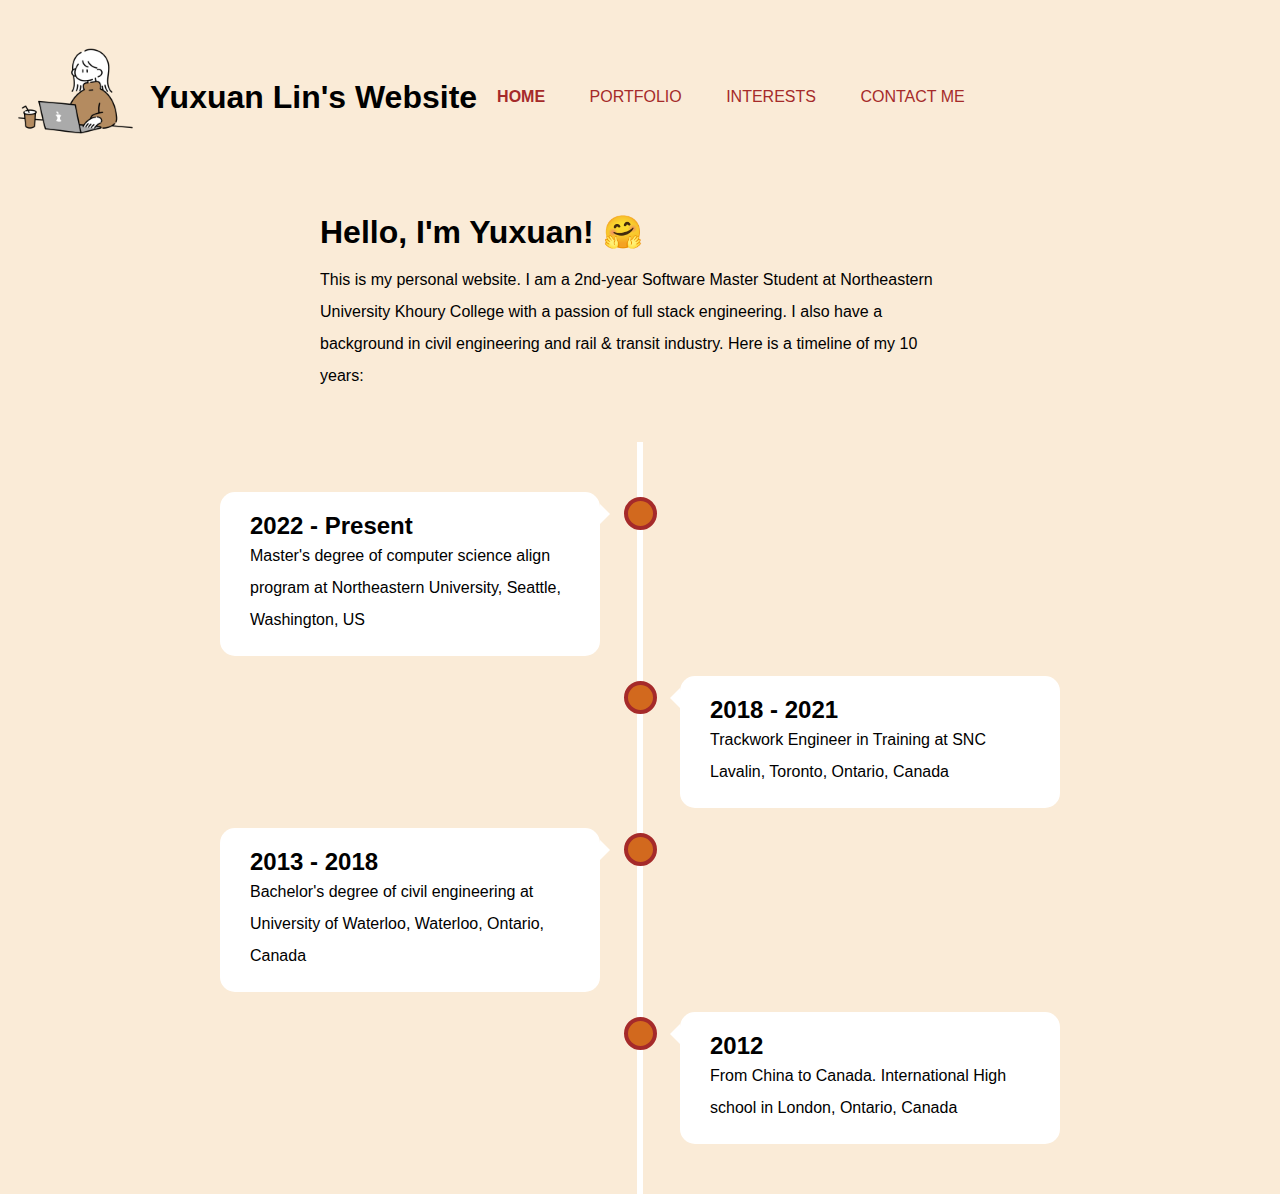
<file: index.html>
<!DOCTYPE html>
<html>
  <head>
    <meta charset="utf-8" />
    <meta name="viewport" content="width=device-width" />
    <title>Yuxuan Lin's Website</title>
    <link rel="stylesheet" type="text/css" href="style.css" />
  </head>

  <body>
    <div class="page">
      <header>
        <a href="index.html"
          ><img class="logo" src="images/work.png" alt="logo"
        /></a>
        <h1>Yuxuan Lin's Website</h1>
        <ul class="nav">
          <li class="active"><a href="index.html">HOME</a></li>
          <li><a href="projects.html">PORTFOLIO</a></li>
          <li><a href="interests.html">INTERESTS</a></li>
          <li><a href="contact.html">CONTACT ME</a></li>
        </ul>
      </header>

      <div class="main">
        <h1>
          Hello, I'm Yuxuan!
          <span>&#129303;</span>
        </h1>
        <p>
          This is my personal website. I am a 2nd-year Software Master Student
          at Northeastern University Khoury College with a passion of full stack
          engineering. I also have a background in civil engineering and rail &
          transit industry. Here is a timeline of my 10 years:
        </p>
      </div>
      <div class="timeline">
        <div class="container left">
          <div class="content">
            <h2>2022 - Present</h2>
            <p>
              Master's degree of computer science align program at Northeastern
              University, Seattle, Washington, US
            </p>
          </div>
        </div>

        <div class="container right">
          <div class="content">
            <h2>2018 - 2021</h2>
            <p>
              Trackwork Engineer in Training at SNC Lavalin, Toronto, Ontario,
              Canada
            </p>
          </div>
        </div>

        <div class="container left">
          <div class="content">
            <h2>2013 - 2018</h2>
            <p>
              Bachelor's degree of civil engineering at University of Waterloo,
              Waterloo, Ontario, Canada
            </p>
          </div>
        </div>

        <div class="container right">
          <div class="content">
            <h2>2012</h2>
            <p>
              From China to Canada. International High school in London,
              Ontario, Canada
            </p>
          </div>
        </div>
      </div>
    </div>
  </body>
</html>
</file>
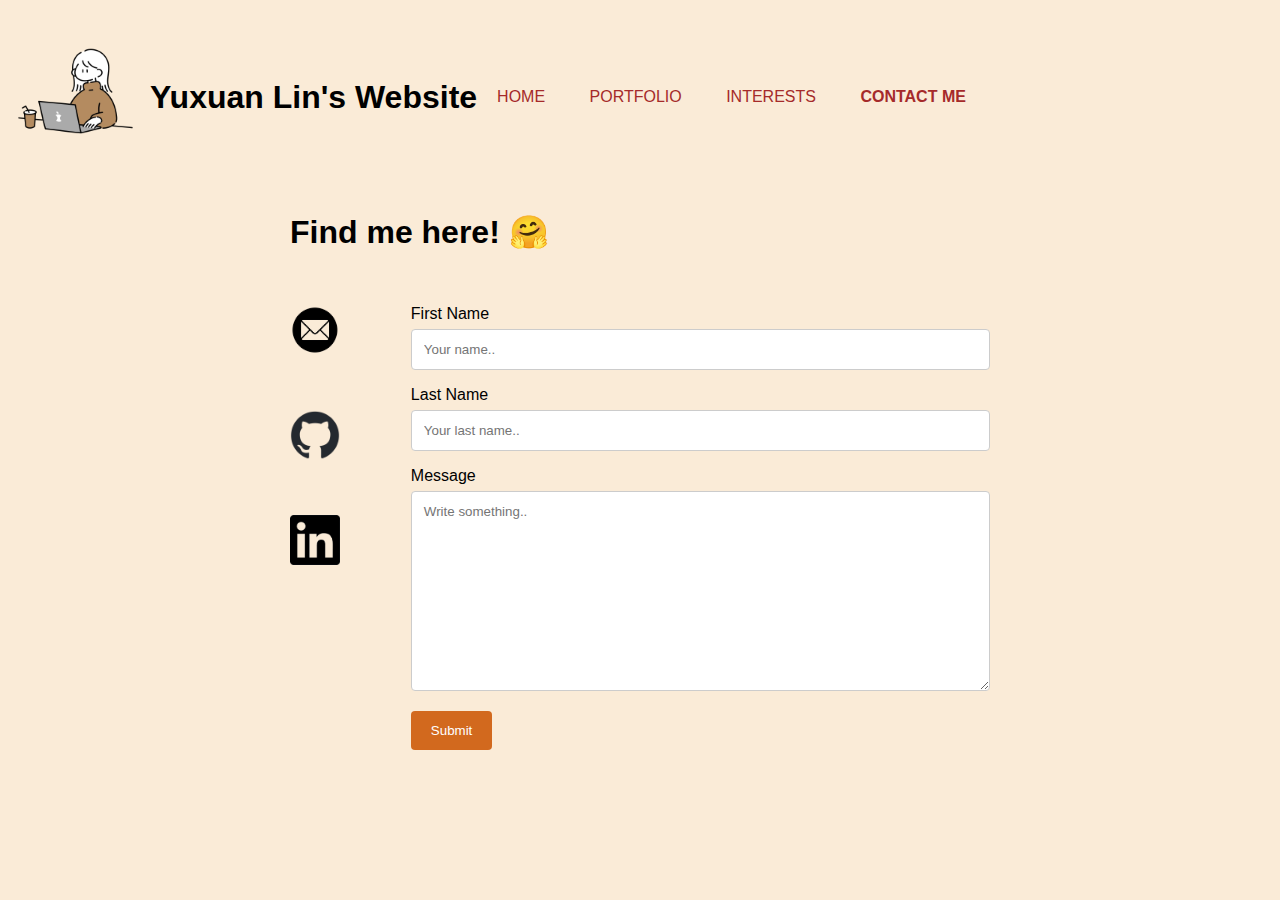
<file: contact.html>
<!DOCTYPE html>
<html>
  <head>
    <meta charset="utf-8" />
    <meta name="viewport" content="width=device-width" />
    <title>Contact Me</title>
    <link rel="stylesheet" type="text/css" href="style.css" />
  </head>

  <body>
    <div class="page">
      <header>
        <a href="index.html"
          ><img class="logo" src="images/work.png" alt="logo"
        /></a>
        <h1>Yuxuan Lin's Website</h1>
        <ul class="nav">
          <li><a href="index.html">HOME</a></li>
          <li><a href="projects.html">PORTFOLIO</a></li>
          <li><a href="interests.html">INTERESTS</a></li>
          <li class="active"><a href="contact.html">CONTACT ME</a></li>
        </ul>
      </header>

      <div class="main contactgrid">
        <div class="text">
          <h1>
          Find me here!
          <span>&#129303;</span>
        </h1>
        </div>
        <div class="email">
          <a href="mailto:lin.yuxua@northeastern.edu">
            <img class="logocontact" src="images/email-logo.png" alt="email">
          </a>
        </div>
        <div class="github">
          <a href="https://github.com/YuxuanLin-ca/YuxuanLin-ca.github.io.git">
            <img class="logocontact" src="images/github-logo.png" alt="Github">
          </a>
        </div>
        <div class="linkedin">
          <a href="https://www.linkedin.com/in/yuxuan-lin-20520949">
            <img class="logocontact" src="images/linkedin-logo.png" alt="LinkedIn">
          </a>
        </div>
        <div class="form">
  <form>

    <label for="fname">First Name</label>
    <input type="text" id="fname" name="firstname" placeholder="Your name..">

    <label for="lname">Last Name</label>
    <input type="text" id="lname" name="lastname" placeholder="Your last name..">

    <label for="text">Message</label>
    <textarea id="subject" name="subject" placeholder="Write something.." style="height:200px"></textarea>

    <input type="submit" value="Submit">

  </form>
        </div>
      </div>
  </body>
</html>
</file>
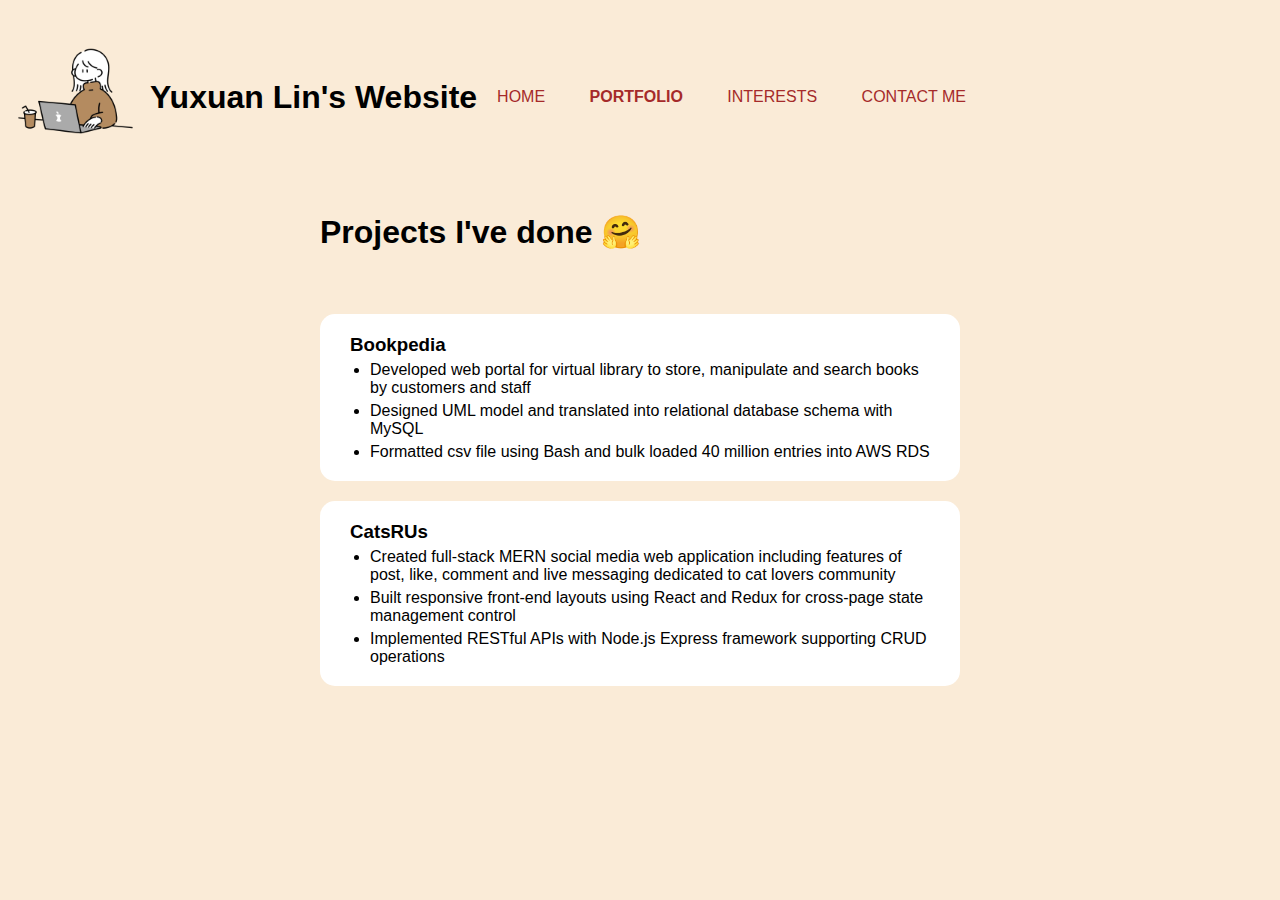
<file: projects.html>
<!DOCTYPE html>
<html>
  <head>
    <meta charset="utf-8" />
    <meta name="viewport" content="width=device-width" />
    <title>Portfolio</title>
    <link rel="stylesheet" type="text/css" href="style.css" />
  </head>

  <body>
    <div class="page">
      <header>
        <a href="index.html"
          ><img class="logo" src="images/work.png" alt="logo"
        /></a>
        <h1>Yuxuan Lin's Website</h1>
        <ul class="nav">
          <li><a href="index.html">HOME</a></li>
          <li class="active"><a href="projects.html">PORTFOLIO</a></li>
          <li><a href="interests.html">INTERESTS</a></li>
          <li><a href="contact.html">CONTACT ME</a></li>
        </ul>
      </header>

      <div class="main">
        <h1>
          Projects I've done
          <span>&#129303;</span>
        </h1>
      </div>
      <div class="content text_portfolio">
        <h3>Bookpedia</h3>
        <ul>
          <li>
            Developed web portal for virtual library to store, manipulate and
            search books by customers and staff
          </li>
          <li>
            Designed UML model and translated into relational database schema
            with MySQL
          </li>
          <li>
            Formatted csv file using Bash and bulk loaded 40 million entries
            into AWS RDS
          </li>
        </ul>
      </div>

      <div class="content text_portfolio">
        <h3>CatsRUs</h3>
        <ul>
          <li>
            Created full-stack MERN social media web application including
            features of post, like, comment and live messaging dedicated to cat
            lovers community
          </li>
          <li>
            Built responsive front-end layouts using React and Redux for
            cross-page state management control
          </li>
          <li>
            Implemented RESTful APIs with Node.js Express framework supporting
            CRUD operations
          </li>
        </ul>
      </div>
    </div>
  </body>
</html>
</file>
<file: style.css>
* {
  margin: 0;
  padding: 0;
  font-family: sans-serif;
  box-sizing: border-box;
}

.page {
  width: 100%;
  height: 100%;
  background-color: antiquewhite;
}

header {
  position: fixed;
  top: 0;
  display: flex;
  width: 100%;
  margin: auto;
  padding: 20px 0;
  align-items: center;
  justify-self: space-between;
  background-color: antiquewhite;
  z-index: 2;
  transition: all 0.5s linear;
}

h1 {
  line-height: 2;
}

p {
  line-height: 2;
}

.logo {
  width: 150px;
  height: 150px;
}

.logo :hover {
  transform: scale(1.2);
}

.logocontact {
  width: 50px;
  height: 50px;
  /* display: block;
  margin-left: auto;
  margin-right: auto; */
}

.nav li {
  display: inline-block;
  list-style: none;
  margin: 20px 20px;
}

.nav li a {
  text-decoration: none;
  color: brown;
  text-transform: uppercase;
}

/* highlight the nav tag when hover over it */
a:hover,
.active {
  font-weight: bolder;
}

/* Set a background color */
body {
  background-color: antiquewhite;
}

.main {
  width: 50%;
  margin: auto;
  padding-top: 200px;
  padding-bottom: 50px;
}

/* grid in contact me page */
.contactgrid {
  /* background-color: aqua; */
  width: 700px;
  gap: 5px;
  display: grid;
  grid-template-columns: 1fr 5fr;
  grid-template-rows: repeat(4, 100px);
  grid-template-areas:
    "text text"
    "email form"
    "github form"
    "linkedin form";
}

.text {
  grid-area: text;
}

.email {
  /* background-color: rgb(46, 158, 62); */
  grid-area: email;
}

.form {
  /* background-color: rgb(144, 160, 54); */
  grid-area: form;
}

.github {
  /* background-color: rgb(43, 80, 226); */
  grid-area: github;
}

.linkedin {
  /* background-color: rgb(226, 43, 134); */
  grid-area: linkedin;
}

/* contact form */
input[type="text"],
select,
textarea {
  width: 100%; /* Full width */
  padding: 12px; /* Some padding */
  border: 1px solid #ccc; /* Gray border */
  border-radius: 4px; /* Rounded borders */
  box-sizing: border-box; /* Make sure that padding and width stays in place */
  margin-top: 6px; /* Add a top margin */
  margin-bottom: 16px; /* Bottom margin */
  resize: vertical; /* Allow the user to vertically resize the textarea (not horizontally) */
}

/* Style the submit button with a specific background color etc */
input[type="submit"] {
  background-color: chocolate;
  color: white;
  padding: 12px 20px;
  border: none;
  border-radius: 4px;
  cursor: pointer;
}

/* When moving the mouse over the submit button, add a darker green color */
input[type="submit"]:hover {
  background-color: brown;
}

/* The actual timeline (the vertical ruler) */
.timeline {
  position: relative;
  max-width: 1000px;
  margin: 0 auto;
  padding: 40px;
}

/* The actual timeline (the vertical ruler) */
.timeline::after {
  content: "";
  position: absolute;
  width: 6px;
  background-color: white;
  top: 0;
  bottom: 0;
  left: 50%;
  margin-left: -3px;
}

/* Container around content */
.container {
  padding: 10px 40px;
  position: relative;
  background-color: inherit;
  width: 50%;
}

/* The circles on the timeline */
.container::after {
  content: "";
  position: absolute;
  width: 25px;
  height: 25px;
  right: -17px;
  background-color: chocolate;
  border: 4px solid brown;
  top: 15px;
  border-radius: 50%;
  z-index: 1;
}

/* Place the container to the left */
.left {
  left: 0;
}

/* Place the container to the right */
.right {
  left: 50%;
}

/* Add arrows to the left container (pointing right) */
.left::before {
  content: " ";
  height: 0;
  position: absolute;
  top: 22px;
  width: 0;
  z-index: 1;
  right: 30px;
  border: medium solid white;
  border-width: 10px 0 10px 10px;
  border-color: transparent transparent transparent white;
}

/* Add arrows to the right container (pointing left) */
.right::before {
  content: " ";
  height: 0;
  position: absolute;
  top: 22px;
  width: 0;
  z-index: 1;
  left: 30px;
  border: medium solid white;
  border-width: 10px 10px 10px 0;
  border-color: transparent white transparent transparent;
}

/* Fix the circle for containers on the right side */
.right::after {
  left: -16px;
}

/* The actual content */
.content {
  padding: 20px 30px;
  background-color: white;
  position: relative;
  border-radius: 15px;
}

.text_portfolio {
  width: 50%;
  margin: auto;
  margin-bottom: 20px;
}

.text_portfolio ul li {
  margin-left: 20px;
  margin-top: 5px;
}

/* interests page */
.gallery {
  display: flex;
  width: 50%;
  margin: auto;
  flex-wrap: wrap;
  gap: 20px;
  justify-content: flex-start;
}

.item {
  height: 250px;
  width: 200px;
  text-align: center;
}

.itempic {
  height: 200px;
  width: 200px;
  margin: 5px;
  border-radius: 5%;
  opacity: 0.5;
  transition: all 0.5s linear;
}

.itempic:hover {
  opacity: 1;
}

.item p::first-letter {
  font-weight: bold;
  color: brown;
  text-transform: uppercase;
}

/* Media queries - Responsive timeline on screens less than 1000px wide */
@media screen and (max-width: 1000px) {
  .nav {
    position: fixed;
    display: grid;
    height: 50px;
    grid-template-columns: 1fr 1fr;
    grid-template-rows: 20px 20px;
    width: 100%;
    top: 135px;
    left: 0;
    background-color: antiquewhite;
  }

  .nav li {
    width: 110px;
    display: block;
    background-color: antiquewhite;
  }

  div h1 {
    line-height: normal;
  }

  .timeline::after {
    left: 170px;
  }

  /* Full-width containers */
  .container {
    width: 100%;
    padding-left: 170px;
    padding-right: 170px;
  }

  /* Make sure that all arrows are pointing leftwards */
  .container::before {
    left: 160px;
    border: medium solid white;
    border-width: 10px 10px 10px 0;
    border-color: transparent white transparent transparent;
  }

  /* Make sure all circles are at the same spot */
  .left::after,
  .right::after {
    left: 113px;
  }

  /* Make all right containers behave like the left ones */
  .right {
    left: 0%;
  }

  .contactgrid {
    display: flex;
    width: 80%;
    flex-direction: column;
  }
}

@media screen and (max-width: 650px) {
  .timeline::after {
    left: 70px;
  }

  /* Full-width containers */
  .container {
    width: 100%;
    padding-left: 70px;
    padding-right: 70px;
  }

  /* Make sure that all arrows are pointing leftwards */
  .container::before {
    left: 60px;
    border: medium solid white;
    border-width: 10px 10px 10px 0;
    border-color: transparent white transparent transparent;
  }

  /* Make sure all circles are at the same spot */
  .left::after,
  .right::after {
    left: 13px;
  }

  /* Make all right containers behave like the left ones */
  .right {
    left: 0%;
  }

  .text_portfolio {
    width: 80%;
  }
}
</file>
